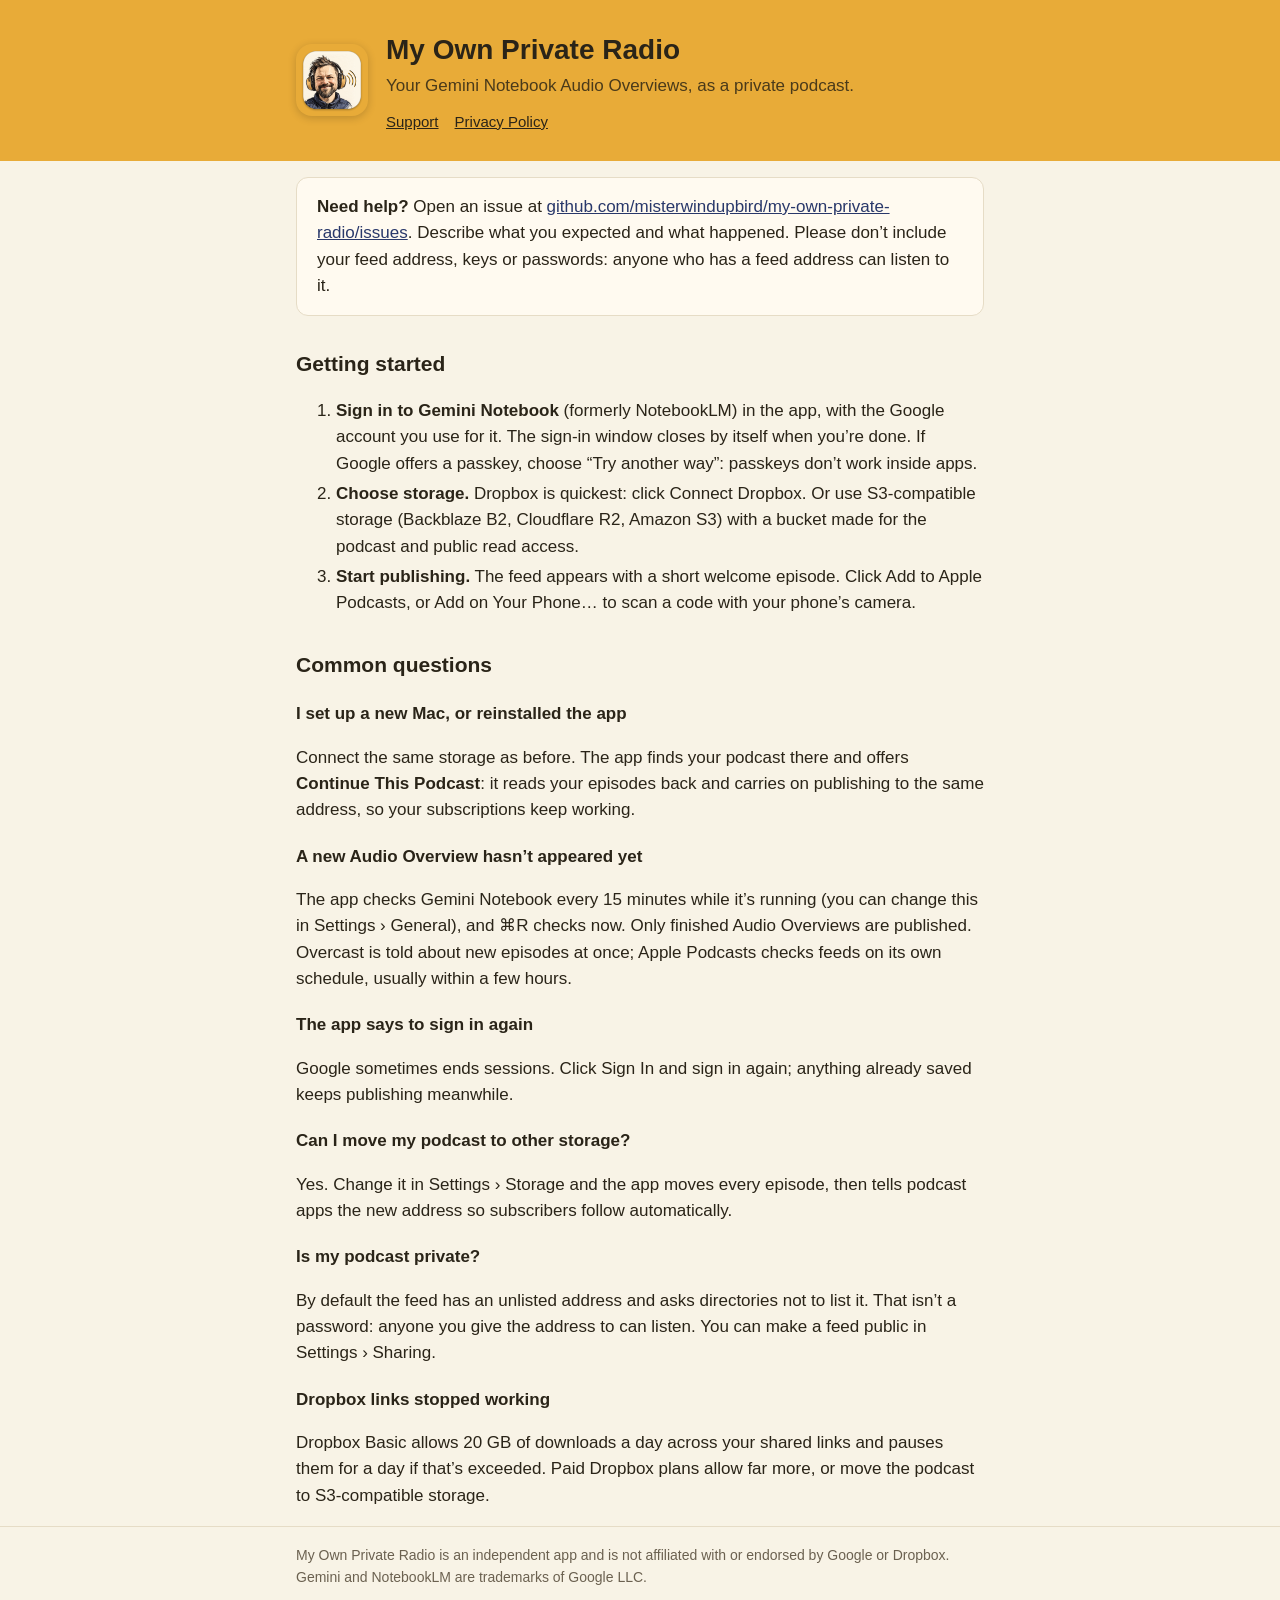
<file: index.html>
<!doctype html>
<html lang="en">
<head>
<meta charset="utf-8">
<meta name="viewport" content="width=device-width, initial-scale=1">
<title>My Own Private Radio — Support</title>
<link rel="stylesheet" href="style.css">
<link rel="icon" href="icon.png">
</head>
<body>
<header><div class="wrap">
  <img src="icon.png" alt="">
  <div>
    <h1>My Own Private Radio</h1>
    <p>Your Gemini Notebook Audio Overviews, as a private podcast.</p>
    <nav><a href="./">Support</a><a href="privacy.html">Privacy Policy</a></nav>
  </div>
</div></header>
<main class="wrap">
  <div class="card">
    <strong>Need help?</strong> Open an issue at
    <a href="https://github.com/misterwindupbird/my-own-private-radio/issues">github.com/misterwindupbird/my-own-private-radio/issues</a>.
    Describe what you expected and what happened. Please don’t include your feed address, keys or passwords: anyone who has a feed address can listen to it.
  </div>

  <h2>Getting started</h2>
  <ol>
    <li><strong>Sign in to Gemini Notebook</strong> (formerly NotebookLM) in the app, with the Google account you use for it. The sign-in window closes by itself when you’re done. If Google offers a passkey, choose “Try another way”: passkeys don’t work inside apps.</li>
    <li><strong>Choose storage.</strong> Dropbox is quickest: click Connect Dropbox. Or use S3-compatible storage (Backblaze B2, Cloudflare R2, Amazon S3) with a bucket made for the podcast and public read access.</li>
    <li><strong>Start publishing.</strong> The feed appears with a short welcome episode. Click Add to Apple Podcasts, or Add on Your Phone… to scan a code with your phone’s camera.</li>
  </ol>

  <h2>Common questions</h2>
  <h3>I set up a new Mac, or reinstalled the app</h3>
  <p>Connect the same storage as before. The app finds your podcast there and offers <strong>Continue This Podcast</strong>: it reads your episodes back and carries on publishing to the same address, so your subscriptions keep working.</p>
  <h3>A new Audio Overview hasn’t appeared yet</h3>
  <p>The app checks Gemini Notebook every 15 minutes while it’s running (you can change this in Settings › General), and ⌘R checks now. Only finished Audio Overviews are published. Overcast is told about new episodes at once; Apple Podcasts checks feeds on its own schedule, usually within a few hours.</p>
  <h3>The app says to sign in again</h3>
  <p>Google sometimes ends sessions. Click Sign In and sign in again; anything already saved keeps publishing meanwhile.</p>
  <h3>Can I move my podcast to other storage?</h3>
  <p>Yes. Change it in Settings › Storage and the app moves every episode, then tells podcast apps the new address so subscribers follow automatically.</p>
  <h3>Is my podcast private?</h3>
  <p>By default the feed has an unlisted address and asks directories not to list it. That isn’t a password: anyone you give the address to can listen. You can make a feed public in Settings › Sharing.</p>
  <h3>Dropbox links stopped working</h3>
  <p>Dropbox Basic allows 20 GB of downloads a day across your shared links and pauses them for a day if that’s exceeded. Paid Dropbox plans allow far more, or move the podcast to S3-compatible storage.</p>
</main>
<footer><div class="wrap">
  My Own Private Radio is an independent app and is not affiliated with or endorsed by Google or Dropbox. Gemini and NotebookLM are trademarks of Google LLC.
</div></footer>
</body>
</html>
</file>
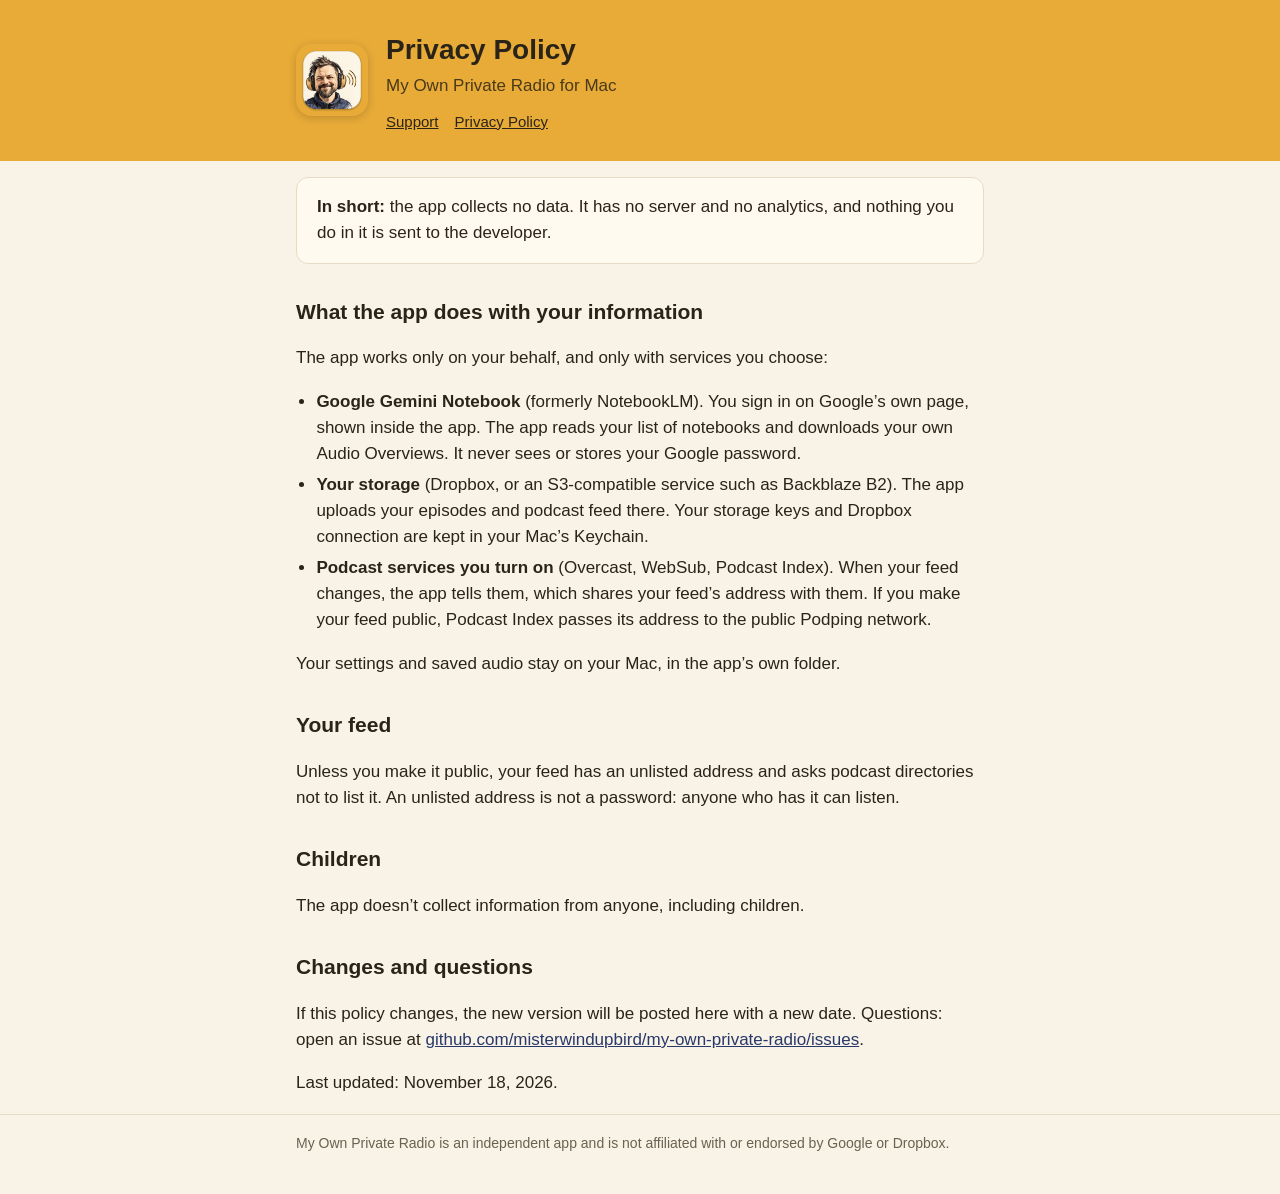
<file: privacy.html>
<!doctype html>
<html lang="en">
<head>
<meta charset="utf-8">
<meta name="viewport" content="width=device-width, initial-scale=1">
<title>My Own Private Radio — Privacy Policy</title>
<link rel="stylesheet" href="style.css">
<link rel="icon" href="icon.png">
</head>
<body>
<header><div class="wrap">
  <img src="icon.png" alt="">
  <div>
    <h1>Privacy Policy</h1>
    <p>My Own Private Radio for Mac</p>
    <nav><a href="./">Support</a><a href="privacy.html">Privacy Policy</a></nav>
  </div>
</div></header>
<main class="wrap">
  <div class="card">
    <strong>In short:</strong> the app collects no data. It has no server and no analytics, and nothing you do in it is sent to the developer.
  </div>

  <h2>What the app does with your information</h2>
  <p>The app works only on your behalf, and only with services you choose:</p>
  <ul>
    <li><strong>Google Gemini Notebook</strong> (formerly NotebookLM). You sign in on Google’s own page, shown inside the app. The app reads your list of notebooks and downloads your own Audio Overviews. It never sees or stores your Google password.</li>
    <li><strong>Your storage</strong> (Dropbox, or an S3-compatible service such as Backblaze B2). The app uploads your episodes and podcast feed there. Your storage keys and Dropbox connection are kept in your Mac’s Keychain.</li>
    <li><strong>Podcast services you turn on</strong> (Overcast, WebSub, Podcast Index). When your feed changes, the app tells them, which shares your feed’s address with them. If you make your feed public, Podcast Index passes its address to the public Podping network.</li>
  </ul>
  <p>Your settings and saved audio stay on your Mac, in the app’s own folder.</p>

  <h2>Your feed</h2>
  <p>Unless you make it public, your feed has an unlisted address and asks podcast directories not to list it. An unlisted address is not a password: anyone who has it can listen.</p>

  <h2>Children</h2>
  <p>The app doesn’t collect information from anyone, including children.</p>

  <h2>Changes and questions</h2>
  <p>If this policy changes, the new version will be posted here with a new date. Questions: open an issue at
  <a href="https://github.com/misterwindupbird/my-own-private-radio/issues">github.com/misterwindupbird/my-own-private-radio/issues</a>.</p>
  <p>Last updated: November 18, 2026.</p>
</main>
<footer><div class="wrap">
  My Own Private Radio is an independent app and is not affiliated with or endorsed by Google or Dropbox.
</div></footer>
</body>
</html>
</file>
<file: style.css>
:root {
  --paper: #f8f3e6; --ink: #2a2418; --muted: #6b6150; --band: #e8ab38; --accent: #29386a; --card: #fffaf0; --line: #e6dcc6;
}
@media (prefers-color-scheme: dark) {
  :root { --paper: #2b2620; --ink: #f1ead8; --muted: #b8ad96; --band: #8c6117; --accent: #eeb34d; --card: #353028; --line: #4a4236; }
}
* { box-sizing: border-box; }
body { margin: 0; background: var(--paper); color: var(--ink); font: 17px/1.55 -apple-system, BlinkMacSystemFont, "Helvetica Neue", sans-serif; }
header { background: var(--band); padding: 28px 16px; }
header .wrap { display: flex; align-items: center; gap: 18px; }
header img { width: 72px; height: 72px; border-radius: 16px; box-shadow: 0 2px 8px rgba(0,0,0,.18); }
header h1 { margin: 0; font-size: 28px; color: #2a2418; }
header p { margin: 2px 0 0; color: #4a3a1a; }
.wrap { max-width: 720px; margin: 0 auto; padding: 0 16px; }
main { padding: 28px 0 48px; }
h2 { font-size: 21px; margin: 32px 0 8px; }
h3 { font-size: 17px; margin: 20px 0 4px; }
a { color: var(--accent); }
.card { background: var(--card); border: 1px solid var(--line); border-radius: 12px; padding: 16px 20px; margin: 16px 0; }
ul { padding-left: 1.2em; }
li { margin: 4px 0; }
nav { margin-top: 10px; font-size: 15px; }
nav a { color: #2a2418; margin-right: 16px; }
footer { color: var(--muted); font-size: 14px; border-top: 1px solid var(--line); padding: 18px 0 40px; }
</file>
